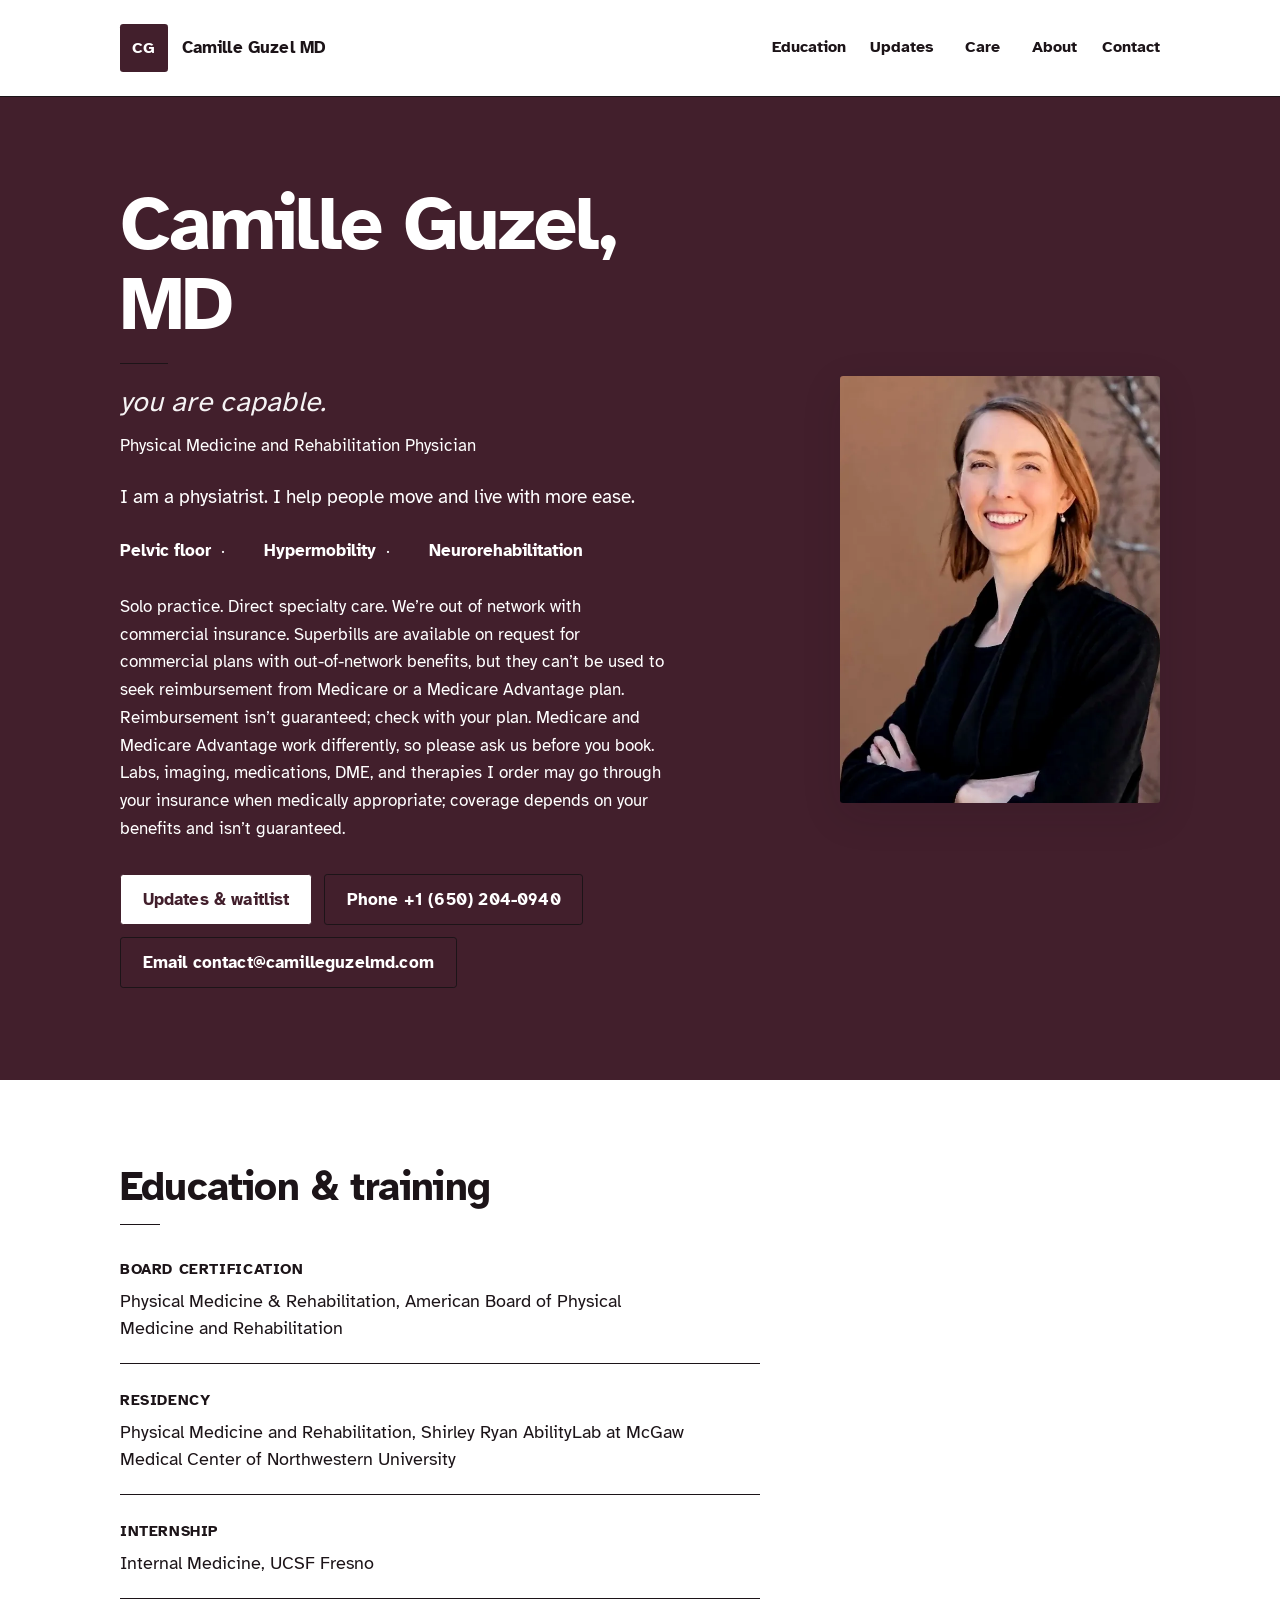
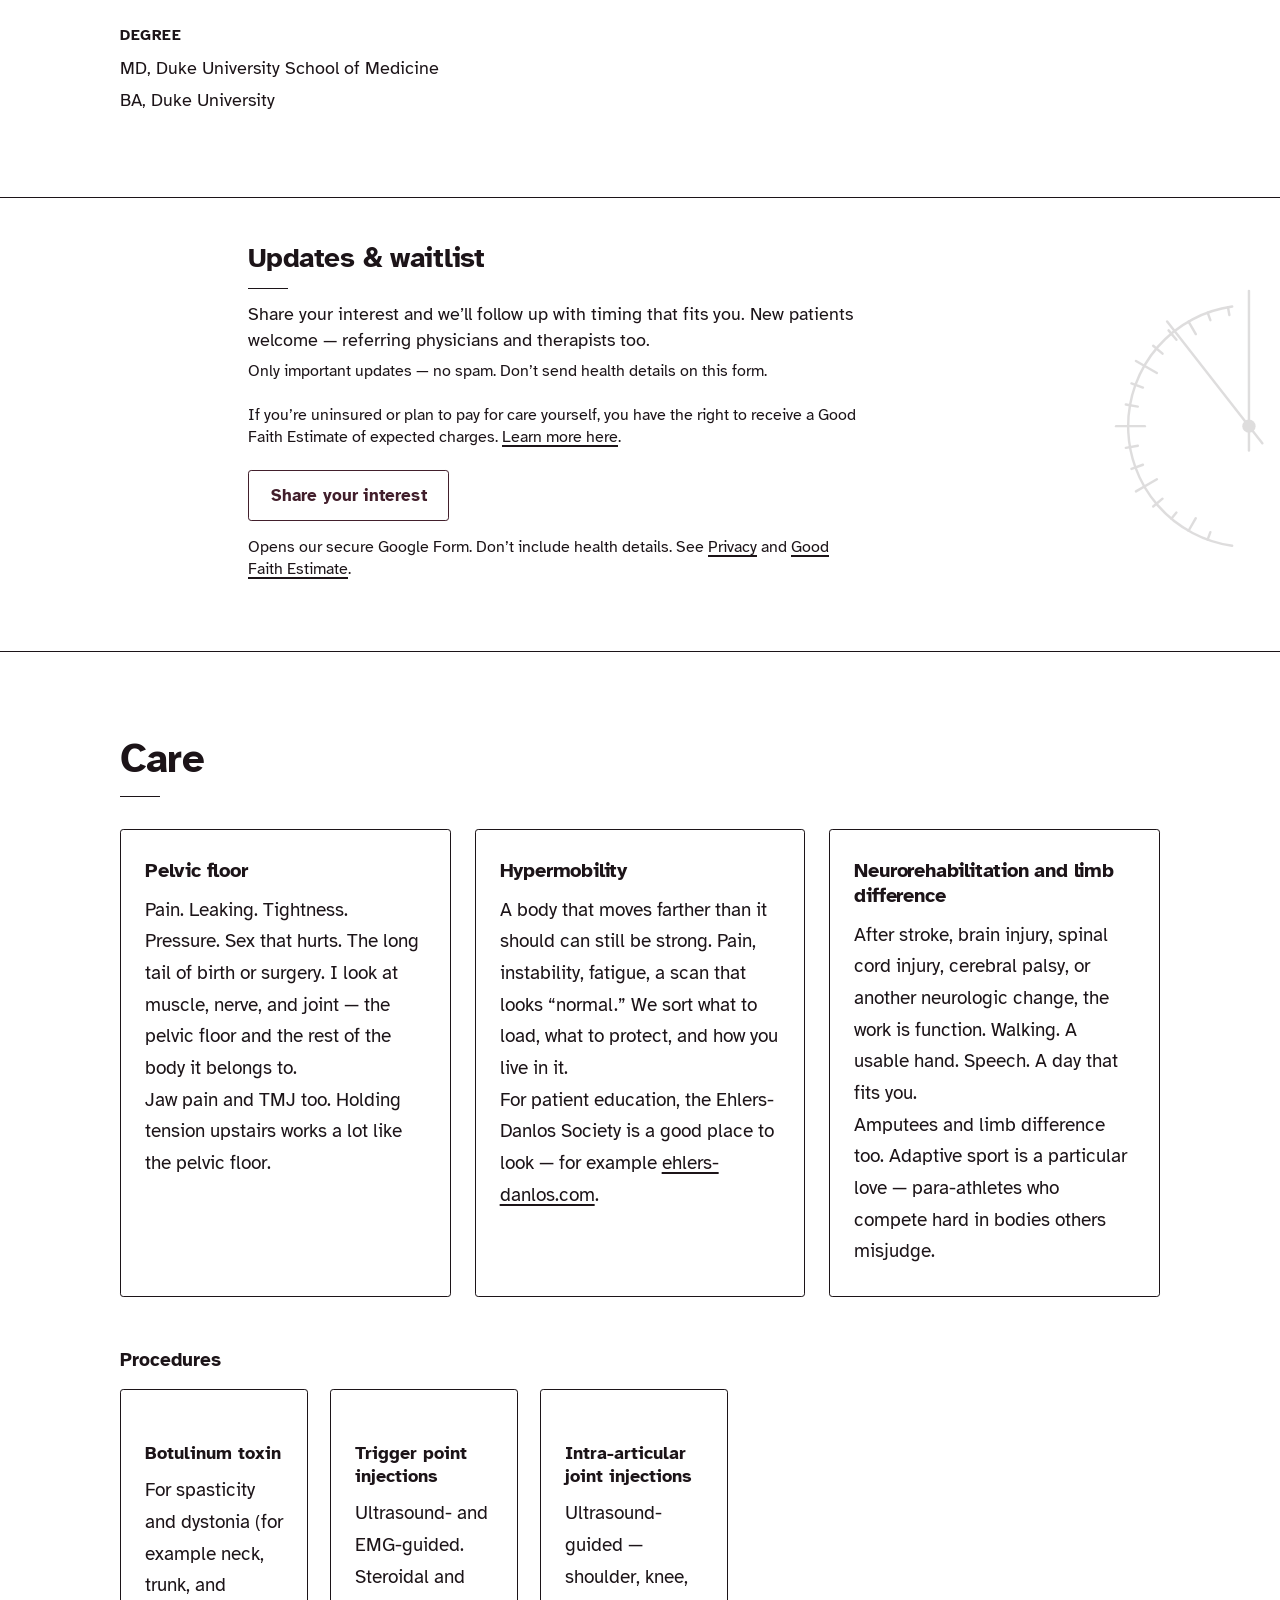
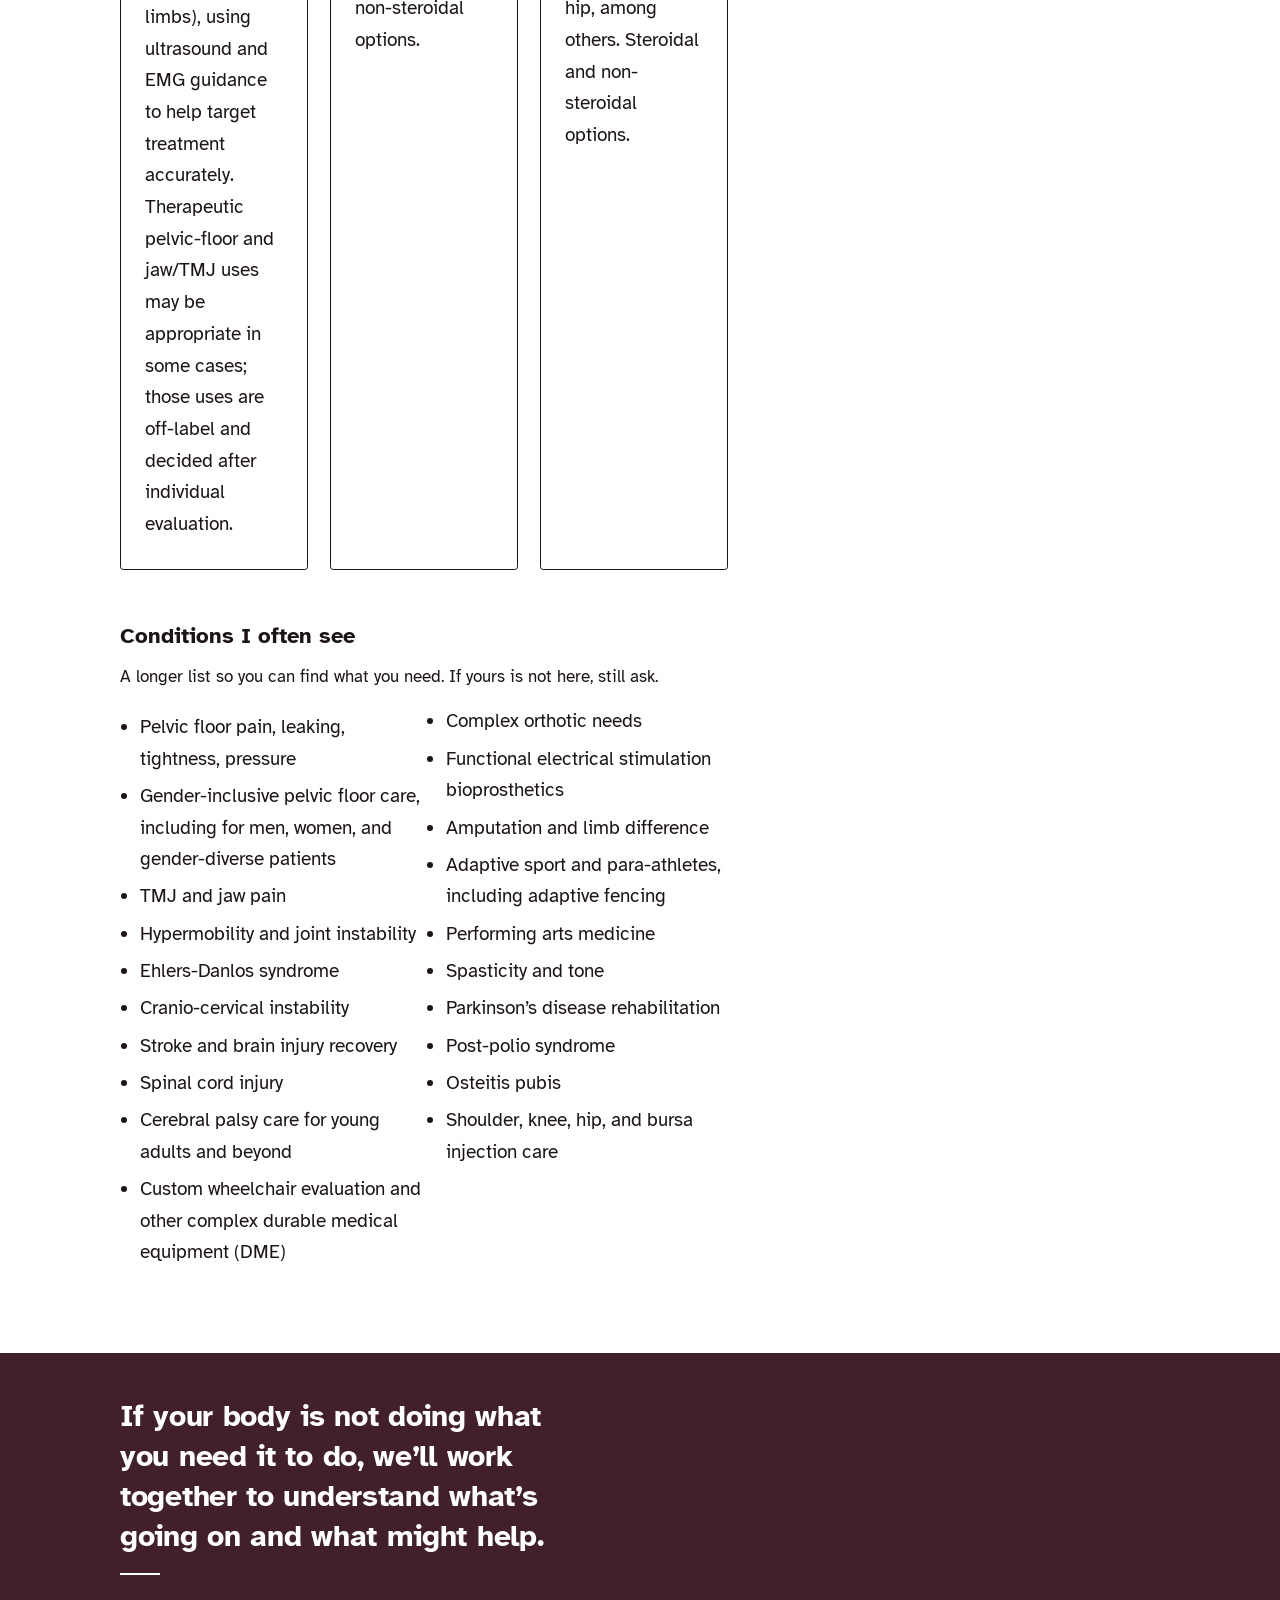
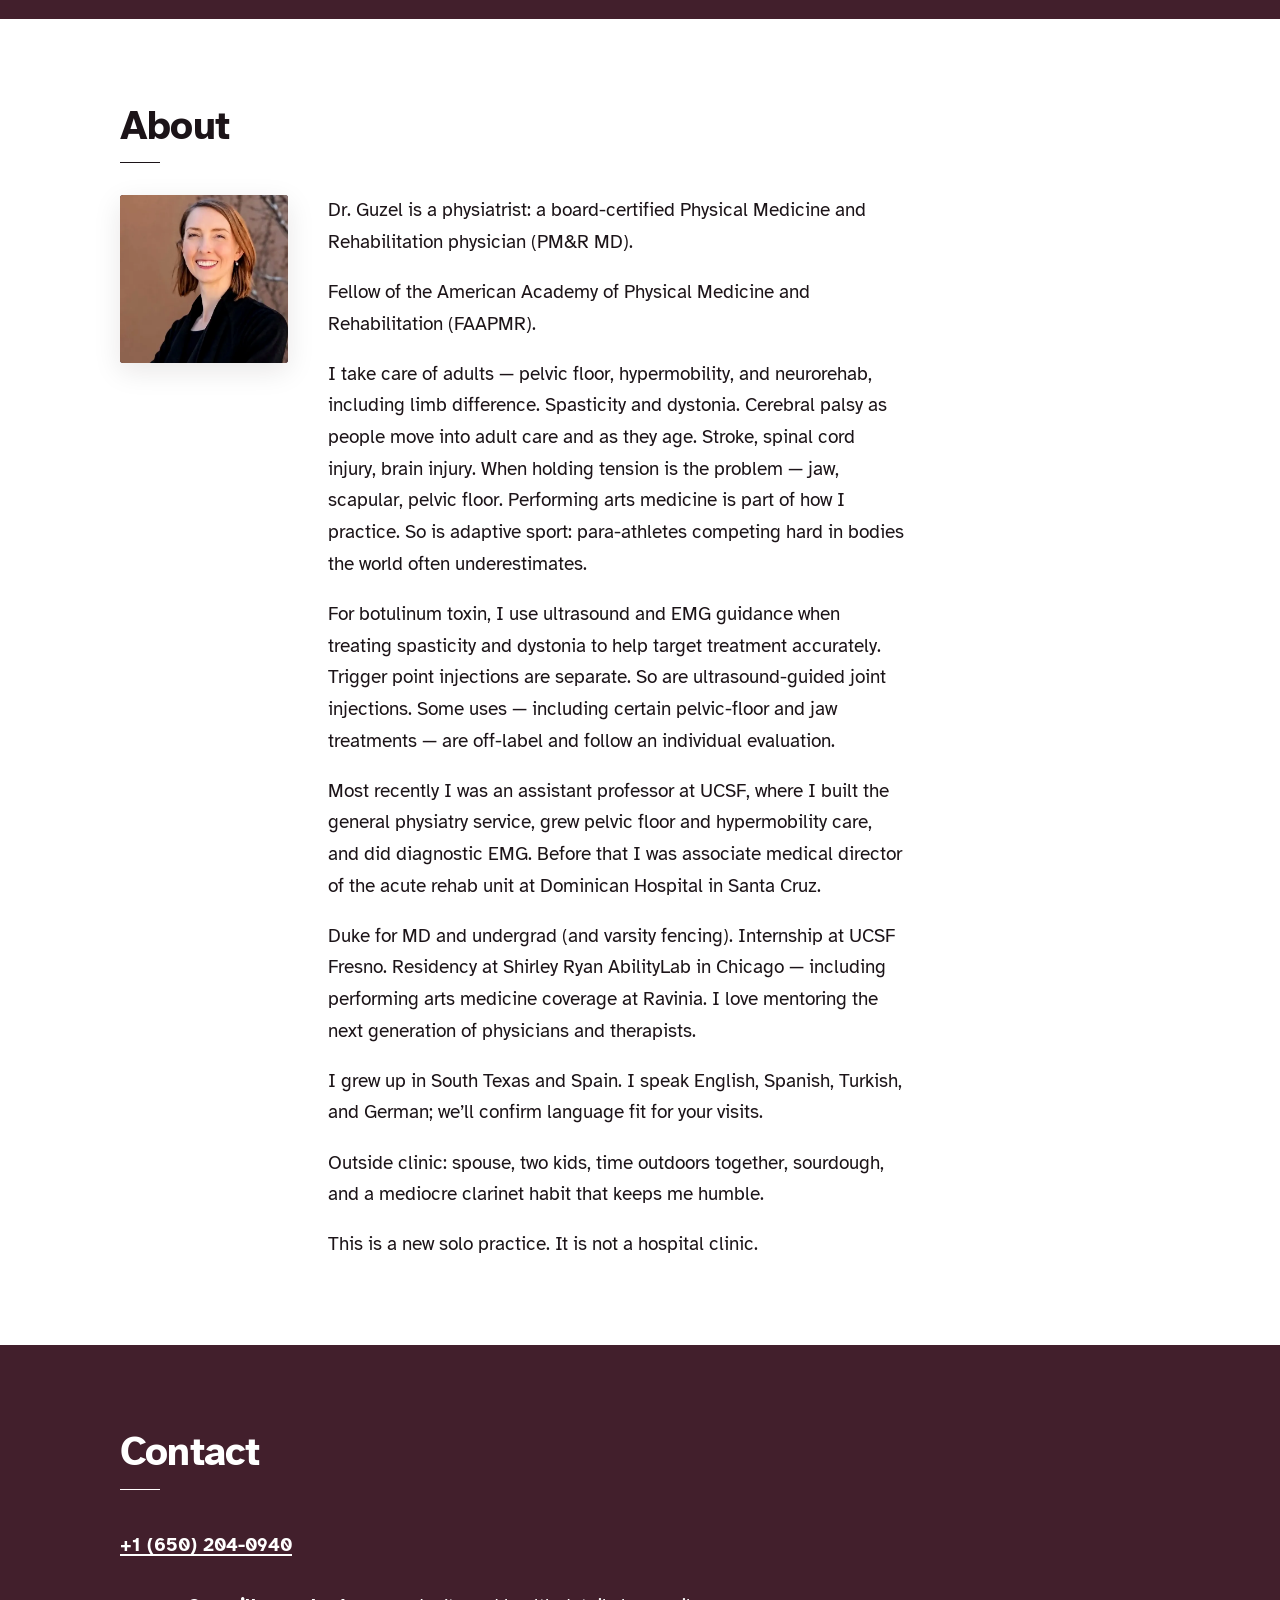
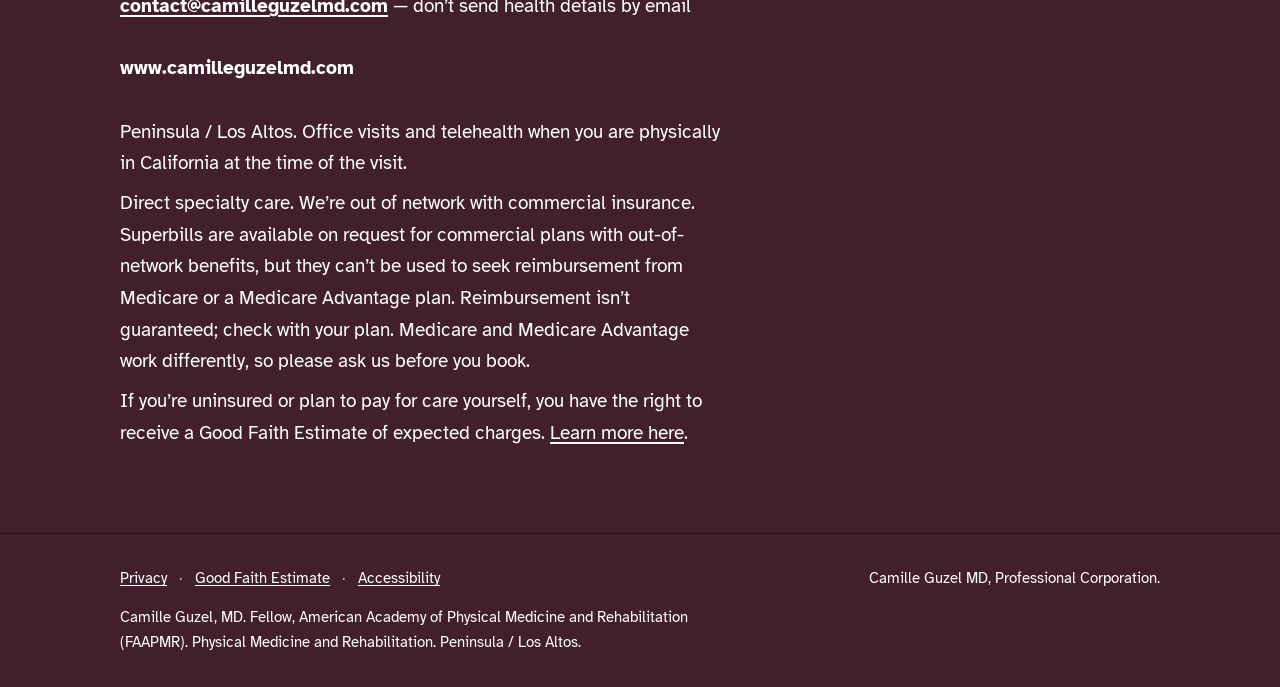
<file: index.html>
<!DOCTYPE html>
<html lang="en">
<head>
  <meta charset="utf-8">
  <meta name="viewport" content="width=device-width, initial-scale=1">
  <meta name="robots" content="index, follow">
  <link rel="canonical" href="https://www.camilleguzelmd.com/">
  <meta name="theme-color" content="#421F2C">
  <meta name="description" content="Physiatrist in Los Altos. Pelvic floor, hypermobility, neurorehabilitation. Direct specialty care — out of network with commercial insurance; superbills for commercial OON benefits only (not Medicare/Medicare Advantage). Reimbursement not guaranteed. Taking interest now. Call +1 (650) 204-0940.">
  <title>You are capable. Direct Physiatry Care by Camille Guzel, MD</title>
  <meta property="og:type" content="website">
  <meta property="og:url" content="https://www.camilleguzelmd.com/">
  <meta property="og:title" content="You are capable. Direct Physiatry Care by Camille Guzel, MD">
  <meta property="og:description" content="Direct specialty care physiatry in Los Altos — pelvic floor, hypermobility, and neurorehabilitation.">
  <meta property="og:image" content="https://www.camilleguzelmd.com/assets/og-share-1200x630.jpg">
  <meta property="og:image:width" content="1200">
  <meta property="og:image:height" content="630">
  <meta property="og:image:alt" content="Camille Guzel, MD">
  <meta name="twitter:card" content="summary_large_image">
  <meta name="twitter:title" content="You are capable. Direct Physiatry Care by Camille Guzel, MD">
  <meta name="twitter:description" content="Direct specialty care physiatry in Los Altos — pelvic floor, hypermobility, and neurorehabilitation.">
  <meta name="twitter:image" content="https://www.camilleguzelmd.com/assets/og-share-1200x630.jpg">
  <meta name="twitter:image:alt" content="Camille Guzel, MD">
  <link rel="icon" href="/favicon.ico" sizes="48x48">
  <link rel="icon" href="/favicon.svg" type="image/svg+xml">
  <link rel="icon" href="/icon-512.png" type="image/png" sizes="512x512">
  <link rel="apple-touch-icon" href="/apple-touch-icon.png">
  <link rel="stylesheet" href="styles.css">
  <script type="application/ld+json">
  {
    "@context": "https://schema.org",
    "@graph": [
      {
        "@type": "Physician",
        "@id": "https://www.camilleguzelmd.com/#physician",
        "name": "Camille Guzel, MD",
        "url": "https://www.camilleguzelmd.com/",
        "image": "https://www.camilleguzelmd.com/assets/hero-1200.jpg",
        "telephone": "+1-650-204-0940",
        "email": "contact@camilleguzelmd.com",
        "description": "Physical Medicine and Rehabilitation Physician",
        "medicalSpecialty": [
          "https://schema.org/Musculoskeletal",
          "https://schema.org/Neurologic"
        ],
        "areaServed": [
          {
            "@type": "City",
            "name": "Los Altos, CA"
          },
          {
            "@type": "Place",
            "name": "San Francisco Peninsula, CA"
          }
        ],
        "sameAs": [
          "https://npiregistry.cms.hhs.gov/provider-view/1952808891",
          "https://www.doximity.com/pub/camille-guzel-md",
          "https://www.linkedin.com/in/crguzel"
        ],
        "parentOrganization": {
          "@id": "https://www.camilleguzelmd.com/#practice"
        }
      },
      {
        "@type": "MedicalBusiness",
        "@id": "https://www.camilleguzelmd.com/#practice",
        "name": "Camille Guzel, MD",
        "legalName": "Camille Guzel MD, Professional Corporation",
        "url": "https://www.camilleguzelmd.com/",
        "image": "https://www.camilleguzelmd.com/assets/hero-1200.jpg",
        "telephone": "+1-650-204-0940",
        "email": "contact@camilleguzelmd.com",
        "areaServed": [
          {
            "@type": "City",
            "name": "Los Altos, CA"
          },
          {
            "@type": "Place",
            "name": "San Francisco Peninsula, CA"
          }
        ]
      }
    ]
  }
  </script>
</head>
<body id="top">
  <a class="skip" href="#main">Skip to content</a>

  <header class="site-header">
    <div class="wrap">
      <a class="brand" href="#top">
        <span class="mark" aria-hidden="true">CG</span>
        <span>Camille Guzel MD</span>
      </a>
      <nav class="nav" aria-label="Primary">
        <ul>
          <li><a href="#education">Education</a></li>
          <li><a href="#updates">Updates</a></li>
          <li><a href="#care">Care</a></li>
          <li><a href="#about">About</a></li>
          <li><a href="#contact">Contact</a></li>
        </ul>
      </nav>
    </div>
  </header>

  <main id="main" tabindex="-1">
    <section class="hero" aria-labelledby="name">
      <div class="wrap hero-grid">
        <div>
          <h1 class="name" id="name">Camille Guzel, MD</h1>
          <p class="motto">you are capable.</p>
          <p class="role">Physical Medicine and Rehabilitation Physician</p>
          <p class="intro">I am a physiatrist. I help people move and live with more ease.</p>
          <ul class="specs">
            <li>Pelvic floor</li>
            <li>Hypermobility</li>
            <li>Neurorehabilitation</li>
          </ul>
          <p class="meta">Solo practice. Direct specialty care. We’re out of network with commercial insurance. Superbills are available on request for commercial plans with out-of-network benefits, but they can’t be used to seek reimbursement from Medicare or a Medicare Advantage plan. Reimbursement isn’t guaranteed; check with your plan. Medicare and Medicare Advantage work differently, so please ask us before you book. Labs, imaging, medications, DME, and therapies I order may go through your insurance when medically appropriate; coverage depends on your benefits and isn’t guaranteed.</p>
          <div class="hero-actions">
            <a class="cta cta-solid" href="#updates">Updates &amp; waitlist</a>
            <a class="cta cta-ghost" href="tel:+16502040940">Phone +1 (650) 204-0940</a>
            <a class="cta cta-ghost" href="mailto:contact@camilleguzelmd.com">Email contact@camilleguzelmd.com</a>
          </div>
        </div>
        <picture>
          <source type="image/webp" srcset="assets/hero-600.webp 600w, assets/hero-900.webp 900w, assets/hero-1200.webp 1200w" sizes="(min-width: 800px) 320px, 272px">
          <img class="hero-portrait" src="assets/hero-900.jpg" srcset="assets/hero-600.jpg 600w, assets/hero-900.jpg 900w, assets/hero-1200.jpg 1200w" sizes="(min-width: 800px) 320px, 272px" width="1200" height="1647" alt="Camille Guzel, MD" fetchpriority="high" decoding="async">
        </picture>
      </div>
    </section>

    <section class="section education" id="education" aria-labelledby="education-title">
      <div class="wrap">
        <h2 id="education-title">Education &amp; training</h2>
        <dl class="edu-list">
          <div class="edu-item">
            <dt>Board certification</dt>
            <dd>Physical Medicine &amp; Rehabilitation, American Board of Physical Medicine and Rehabilitation</dd>
          </div>
          <div class="edu-item">
            <dt>Residency</dt>
            <dd>Physical Medicine and Rehabilitation, Shirley Ryan AbilityLab at McGaw Medical Center of Northwestern University</dd>
          </div>
          <div class="edu-item">
            <dt>Internship</dt>
            <dd>Internal Medicine, UCSF Fresno</dd>
          </div>
          <div class="edu-item">
            <dt>Degree</dt>
            <dd>MD, Duke University School of Medicine</dd>
            <dd>BA, Duke University</dd>
          </div>
        </dl>
      </div>
    </section>



    <section class="section interest compact has-mark" id="updates" aria-labelledby="updates-title">
      <div class="wrap interest-wrap">
        <h2 id="updates-title">Updates &amp; waitlist</h2>
        <p class="interest-lede">Share your interest and we’ll follow up with timing that fits you. New patients welcome — referring physicians and therapists too.</p>
        <p class="interest-note">Only important updates — no spam. Don’t send health details on this form.</p>
        <p class="interest-note">If you’re uninsured or plan to pay for care yourself, you have the right to receive a Good Faith Estimate of expected charges. <a href="/good-faith-estimate/">Learn more here<span class="visually-hidden"> about Good Faith Estimates</span></a>.</p>
        <div class="hero-actions" style="margin-top:1.25rem">
          <a class="cta cta-solid" href="https://docs.google.com/forms/d/e/1FAIpQLSfa4WQVgd-lfTbtG1AOpQmbMQymX8Jt8um-pn3yuEXcSrWFuw/viewform?usp=send_form">Share your interest</a>
        </div>
        <p class="interest-note" style="margin-top:1rem">Opens our secure Google Form. Don’t include health details. See <a href="/privacy/">Privacy</a> and <a href="/good-faith-estimate/">Good Faith Estimate</a>.</p>
      </div>
    </section>

    <section class="section" id="care" aria-labelledby="care-title">
      <div class="wrap">
        <h2 id="care-title">Care</h2>
        <p class="care-swipe-hint">Swipe or scroll sideways for pelvic floor, hypermobility, and neurorehab.</p>
        <div class="care-grid" role="region" aria-label="Care areas: pelvic floor, hypermobility, and neurorehabilitation" tabindex="0">
          <article class="card">
            <h3>Pelvic floor</h3>
            <p>Pain. Leaking. Tightness. Pressure. Sex that hurts. The long tail of birth or surgery. I look at muscle, nerve, and joint — the pelvic floor and the rest of the body it belongs to.</p>
            <p>Jaw pain and TMJ too. Holding tension upstairs works a lot like the pelvic floor.</p>
          </article>
          <article class="card">
            <h3>Hypermobility</h3>
            <p>A body that moves farther than it should can still be strong. Pain, instability, fatigue, a scan that looks “normal.” We sort what to load, what to protect, and how you live in it.</p>
            <p>For patient education, the Ehlers-Danlos Society is a good place to look — for example <a href="https://www.ehlers-danlos.com">ehlers-danlos.com</a>.</p>
          </article>
          <article class="card">
            <h3>Neurorehabilitation and limb difference</h3>
            <p>After stroke, brain injury, spinal cord injury, cerebral palsy, or another neurologic change, the work is function. Walking. A usable hand. Speech. A day that fits you.</p>
            <p>Amputees and limb difference too. Adaptive sport is a particular love — para-athletes who compete hard in bodies others misjudge.</p>
          </article>
        </div>
        <div class="also">
          <h3>Procedures</h3>
          <p class="care-swipe-hint">Swipe or scroll sideways for procedure details.</p>
          <div class="procedure-grid" role="region" aria-label="Procedures" tabindex="0">
            <article class="card procedure-card">
              <h4>Botulinum toxin</h4>
              <p>For spasticity and dystonia (for example neck, trunk, and limbs), using ultrasound and EMG guidance to help target treatment accurately. Therapeutic pelvic-floor and jaw/TMJ uses may be appropriate in some cases; those uses are off-label and decided after individual evaluation.</p>
            </article>
            <article class="card procedure-card">
              <h4>Trigger point injections</h4>
              <p>Ultrasound- and EMG-guided. Steroidal and non-steroidal options.</p>
            </article>
            <article class="card procedure-card">
              <h4>Intra-articular joint injections</h4>
              <p>Ultrasound-guided — shoulder, knee, hip, among others. Steroidal and non-steroidal options.</p>
            </article>
          </div>
        </div>
        <div class="conditions">
          <h3>Conditions I often see</h3>
          <p class="hint">A longer list so you can find what you need. If yours is not here, still ask.</p>
          <ul class="condition-list">
            <li>Pelvic floor pain, leaking, tightness, pressure</li>
            <li>Gender-inclusive pelvic floor care, including for men, women, and gender-diverse patients</li>
            <li>TMJ and jaw pain</li>
            <li>Hypermobility and joint instability</li>
            <li>Ehlers-Danlos syndrome</li>
            <li>Cranio-cervical instability</li>
            <li>Stroke and brain injury recovery</li>
            <li>Spinal cord injury</li>
            <li>Cerebral palsy care for young adults and beyond</li>
            <li>Custom wheelchair evaluation and other complex durable medical equipment (DME)</li>
            <li>Complex orthotic needs</li>
            <li>Functional electrical stimulation bioprosthetics</li>
            <li>Amputation and limb difference</li>
            <li>Adaptive sport and para-athletes, including adaptive fencing</li>
            <li>Performing arts medicine</li>
            <li>Spasticity and tone</li>
            <li>Parkinson’s disease rehabilitation</li>
            <li>Post-polio syndrome</li>
            <li>Osteitis pubis</li>
            <li>Shoulder, knee, hip, and bursa injection care</li>
          </ul>
        </div>
      </div>
    </section>

    <aside class="band" aria-label="Promise">
      <div class="wrap">
        <p>If your body is not doing what you need it to do, we’ll work together to understand what’s going on and what might help.</p>
      </div>
    </aside>

    <section class="section" id="about" aria-labelledby="about-title">
      <div class="wrap">
        <h2 id="about-title">About</h2>
        <div class="about-grid">
          <picture>
          <source type="image/webp" srcset="assets/about-600.webp 600w, assets/about-900.webp 900w, assets/about-1200.webp 1200w" sizes="(min-width: 800px) 168px, 136px">
          <img class="portrait" src="assets/about-900.jpg" srcset="assets/about-600.jpg 600w, assets/about-900.jpg 900w, assets/about-1200.jpg 1200w" sizes="(min-width: 800px) 168px, 136px" width="1200" height="1200" alt="" loading="lazy" decoding="async">
        </picture>
          <div class="about-copy">
            <p>Dr. Guzel is a physiatrist: a board-certified Physical Medicine and Rehabilitation physician (PM&amp;R MD).</p>
            <p>Fellow of the American Academy of Physical Medicine and Rehabilitation (FAAPMR).</p>
            <p>I take care of adults — pelvic floor, hypermobility, and neurorehab, including limb difference. Spasticity and dystonia. Cerebral palsy as people move into adult care and as they age. Stroke, spinal cord injury, brain injury. When holding tension is the problem — jaw, scapular, pelvic floor. Performing arts medicine is part of how I practice. So is adaptive sport: para-athletes competing hard in bodies the world often underestimates.</p>
            <p>For botulinum toxin, I use ultrasound and EMG guidance when treating spasticity and dystonia to help target treatment accurately. Trigger point injections are separate. So are ultrasound-guided joint injections. Some uses — including certain pelvic-floor and jaw treatments — are off-label and follow an individual evaluation.</p>
            <p>Most recently I was an assistant professor at UCSF, where I built the general physiatry service, grew pelvic floor and hypermobility care, and did diagnostic EMG. Before that I was associate medical director of the acute rehab unit at Dominican Hospital in Santa Cruz.</p>
            <p>Duke for MD and undergrad (and varsity fencing). Internship at UCSF Fresno. Residency at Shirley Ryan AbilityLab in Chicago — including performing arts medicine coverage at Ravinia. I love mentoring the next generation of physicians and therapists.</p>
            <p>I grew up in South Texas and Spain. I speak English, Spanish, Turkish, and German; we’ll confirm language fit for your visits.</p>
            <p>Outside clinic: spouse, two kids, time outdoors together, sourdough, and a mediocre clarinet habit that keeps me humble.</p>
            <p>This is a new solo practice. It is not a hospital clinic.</p>
          </div>
        </div>
      </div>
    </section>


    <section class="section contact" id="contact" aria-labelledby="contact-title">
      <div class="wrap">
        <h2 id="contact-title">Contact</h2>
        <ul class="contact-list">
          <li><a href="tel:+16502040940">+1 (650) 204-0940</a></li>
          <li><a href="mailto:contact@camilleguzelmd.com">contact@camilleguzelmd.com</a> — don’t send health details by email</li>
          <li><span class="web">www.camilleguzelmd.com</span></li>
        </ul>
        <div class="place">
          <p>Peninsula / Los Altos. Office visits and telehealth when you are physically in California at the time of the visit.</p>
          <p>Direct specialty care. We’re out of network with commercial insurance. Superbills are available on request for commercial plans with out-of-network benefits, but they can’t be used to seek reimbursement from Medicare or a Medicare Advantage plan. Reimbursement isn’t guaranteed; check with your plan. Medicare and Medicare Advantage work differently, so please ask us before you book.</p>
          <p>If you’re uninsured or plan to pay for care yourself, you have the right to receive a Good Faith Estimate of expected charges. <a href="/good-faith-estimate/">Learn more here<span class="visually-hidden"> about Good Faith Estimates</span></a>.</p>
        </div>
      </div>
    </section>
  </main>

  <footer class="site-footer">
    <div class="wrap">
      <p class="footer-legal">
        <a href="/privacy/">Privacy</a>
        <span class="sep" aria-hidden="true">·</span>
        <a href="/good-faith-estimate/">Good Faith Estimate</a>
        <span class="sep" aria-hidden="true">·</span>
        <a href="/accessibility/">Accessibility</a>
      </p>
      <p>Camille Guzel MD, Professional Corporation.</p>
      <p>Camille Guzel, MD. Fellow, American Academy of Physical Medicine and Rehabilitation (FAAPMR). Physical Medicine and Rehabilitation. Peninsula / Los Altos.</p>
    </div>
  </footer>

</body>
</html>
</file>
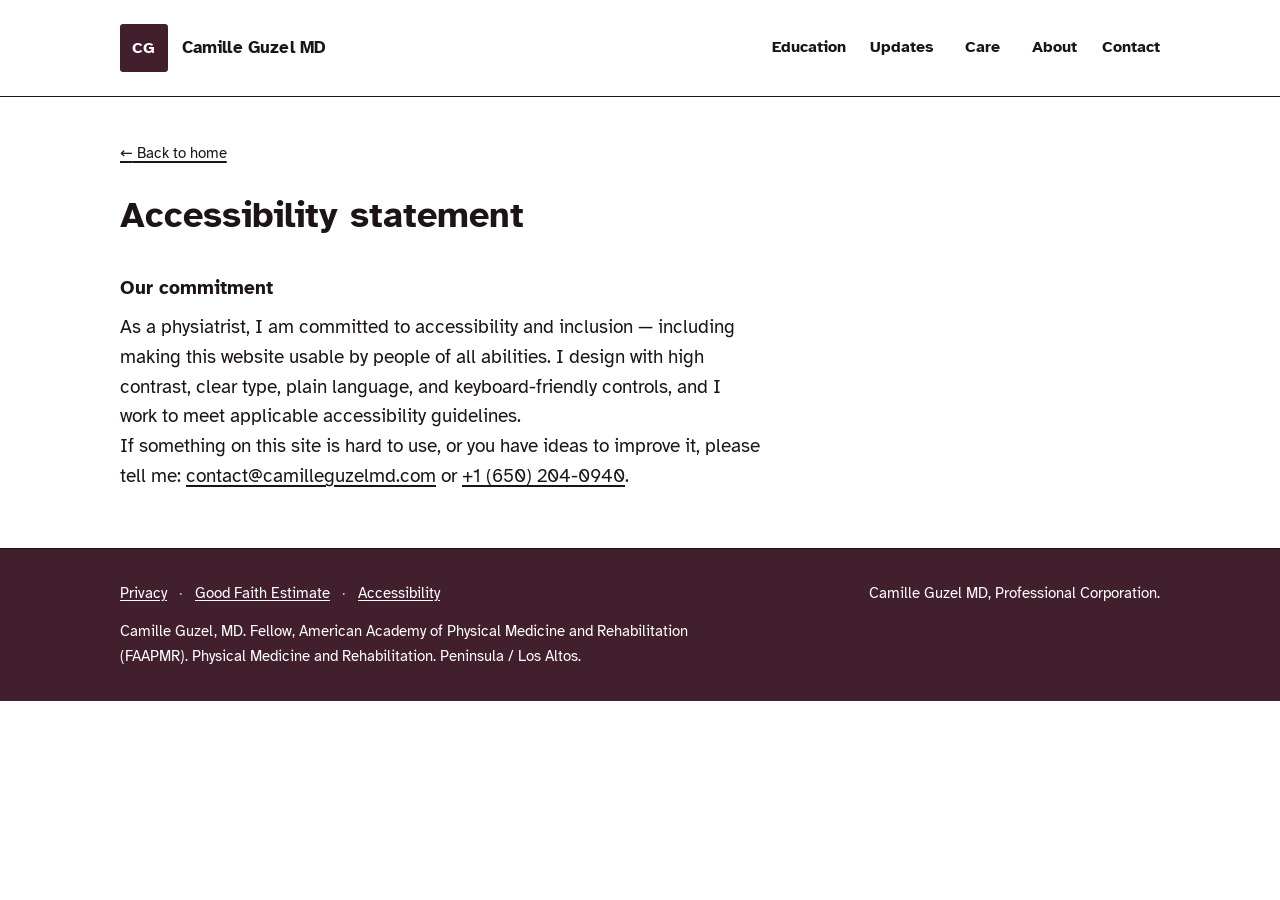
<file: accessibility/index.html>
<!DOCTYPE html>
<html lang="en">
<head>
  <meta charset="utf-8">
  <meta name="viewport" content="width=device-width, initial-scale=1">
  <meta name="robots" content="index, follow">
  <link rel="canonical" href="https://www.camilleguzelmd.com/accessibility/">
  <meta name="theme-color" content="#421F2C">
  <meta name="description" content="Accessibility statement for the Camille Guzel MD, Professional Corporation website.">
  <title>Accessibility Statement — Camille Guzel, MD</title>
  <meta property="og:type" content="website">
  <meta property="og:url" content="https://www.camilleguzelmd.com/accessibility/">
  <meta property="og:title" content="Accessibility Statement — Camille Guzel, MD">
  <meta property="og:description" content="Accessibility statement for the Camille Guzel MD, Professional Corporation website.">
  <meta property="og:image" content="https://www.camilleguzelmd.com/assets/og-share-1200x630.jpg">
  <meta property="og:image:width" content="1200">
  <meta property="og:image:height" content="630">
  <meta property="og:image:alt" content="Camille Guzel, MD">
  <link rel="icon" href="/favicon.ico" sizes="48x48">
  <link rel="icon" href="/favicon.svg" type="image/svg+xml">
  <link rel="icon" href="/icon-512.png" type="image/png" sizes="512x512">
  <link rel="apple-touch-icon" href="/apple-touch-icon.png">
  <link rel="stylesheet" href="/styles.css">
</head>
<body id="top">
  <a class="skip" href="#main">Skip to content</a>

  <header class="site-header">
    <div class="wrap">
      <a class="brand" href="/">
        <span class="mark" aria-hidden="true">CG</span>
        <span>Camille Guzel MD</span>
      </a>
      <nav class="nav" aria-label="Primary">
        <ul>
          <li><a href="/#education">Education</a></li>
          <li><a href="/#updates">Updates</a></li>
          <li><a href="/#care">Care</a></li>
          <li><a href="/#about">About</a></li>
          <li><a href="/#contact">Contact</a></li>
        </ul>
      </nav>
    </div>
  </header>

  <main id="main" class="legal-page" tabindex="-1">
    <div class="wrap">
      <a class="legal-back" href="/"><span aria-hidden="true">←</span> Back to home</a>
      <h1>Accessibility statement</h1>

      <h2>Our commitment</h2>
      <p>As a physiatrist, I am committed to accessibility and inclusion — including making this website usable by people of all abilities. I design with high contrast, clear type, plain language, and keyboard-friendly controls, and I work to meet applicable accessibility guidelines.</p>
      <p>If something on this site is hard to use, or you have ideas to improve it, please tell me: <a href="mailto:contact@camilleguzelmd.com">contact@camilleguzelmd.com</a> or <a href="tel:+16502040940">+1 (650) 204-0940</a>.</p>
    </div>
  </main>

  <footer class="site-footer">
    <div class="wrap">
      <p class="footer-legal">
        <a href="/privacy/">Privacy</a>
        <span class="sep" aria-hidden="true">·</span>
        <a href="/good-faith-estimate/">Good Faith Estimate</a>
        <span class="sep" aria-hidden="true">·</span>
        <a href="/accessibility/">Accessibility</a>
      </p>
      <p>Camille Guzel MD, Professional Corporation.</p>
      <p>Camille Guzel, MD. Fellow, American Academy of Physical Medicine and Rehabilitation (FAAPMR). Physical Medicine and Rehabilitation. Peninsula / Los Altos.</p>
    </div>
  </footer>
</body>
</html>
</file>
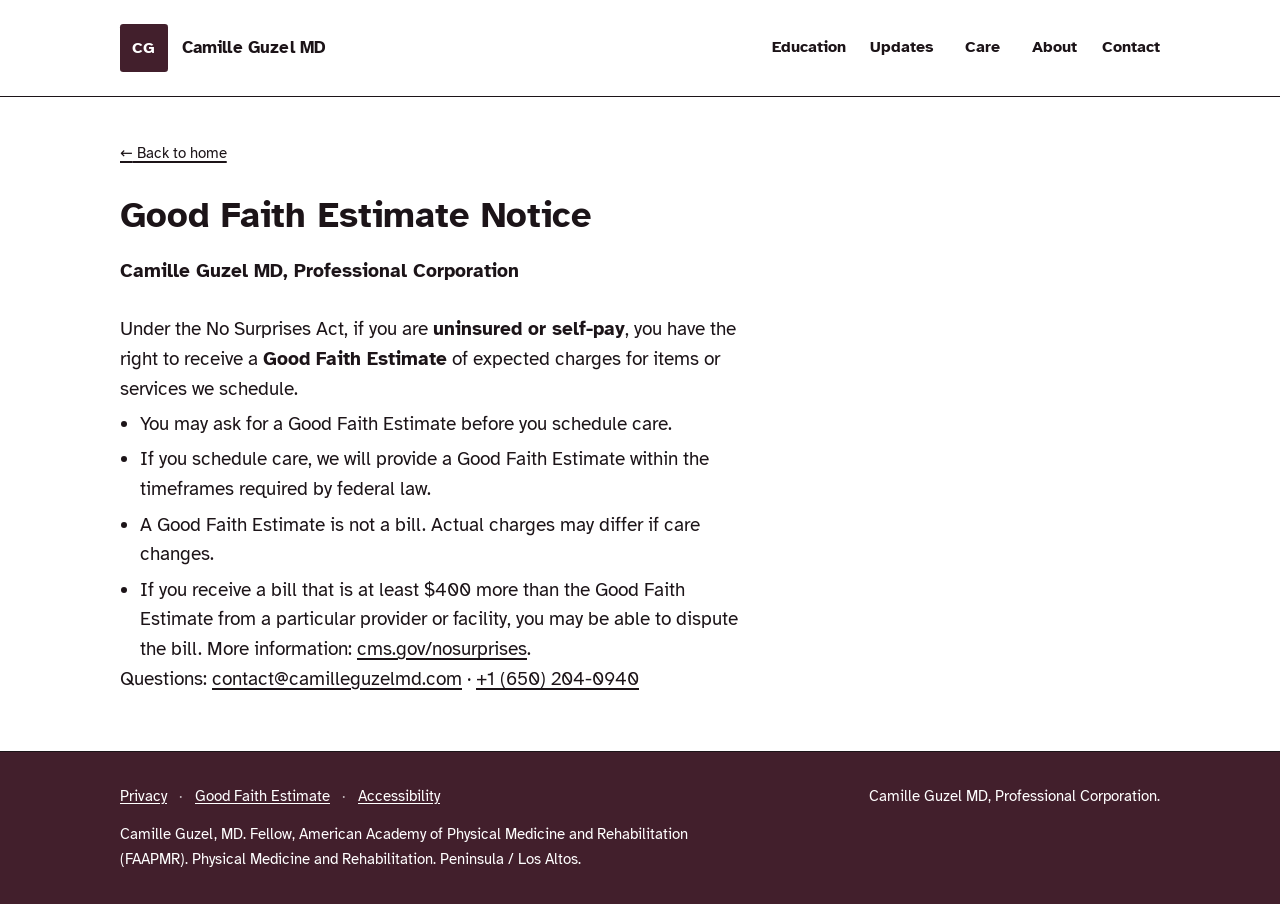
<file: good-faith-estimate/index.html>
<!DOCTYPE html>
<html lang="en">
<head>
  <meta charset="utf-8">
  <meta name="viewport" content="width=device-width, initial-scale=1">
  <meta name="robots" content="index, follow">
  <link rel="canonical" href="https://www.camilleguzelmd.com/good-faith-estimate/">
  <meta name="theme-color" content="#421F2C">
  <meta name="description" content="Good Faith Estimate notice for uninsured and self-pay patients — Camille Guzel MD, Professional Corporation.">
  <title>Good Faith Estimate — Camille Guzel, MD</title>
  <meta property="og:type" content="website">
  <meta property="og:url" content="https://www.camilleguzelmd.com/good-faith-estimate/">
  <meta property="og:title" content="Good Faith Estimate — Camille Guzel, MD">
  <meta property="og:description" content="Right to a Good Faith Estimate of expected charges for uninsured and self-pay patients.">
  <meta property="og:image" content="https://www.camilleguzelmd.com/assets/og-share-1200x630.jpg">
  <meta property="og:image:width" content="1200">
  <meta property="og:image:height" content="630">
  <meta property="og:image:alt" content="Camille Guzel, MD">
  <link rel="icon" href="/favicon.ico" sizes="48x48">
  <link rel="icon" href="/favicon.svg" type="image/svg+xml">
  <link rel="icon" href="/icon-512.png" type="image/png" sizes="512x512">
  <link rel="apple-touch-icon" href="/apple-touch-icon.png">
  <link rel="stylesheet" href="/styles.css">
</head>
<body id="top">
  <a class="skip" href="#main">Skip to content</a>

  <header class="site-header">
    <div class="wrap">
      <a class="brand" href="/">
        <span class="mark" aria-hidden="true">CG</span>
        <span>Camille Guzel MD</span>
      </a>
      <nav class="nav" aria-label="Primary">
        <ul>
          <li><a href="/#education">Education</a></li>
          <li><a href="/#updates">Updates</a></li>
          <li><a href="/#care">Care</a></li>
          <li><a href="/#about">About</a></li>
          <li><a href="/#contact">Contact</a></li>
        </ul>
      </nav>
    </div>
  </header>

  <main id="main" class="legal-page" tabindex="-1">
    <div class="wrap">
      <a class="legal-back" href="/"><span aria-hidden="true">←</span> Back to home</a>
      <h1>Good Faith Estimate Notice</h1>
      <p class="legal-meta">
        <strong>Camille Guzel MD, Professional Corporation</strong>
      </p>

      <p>Under the No Surprises Act, if you are <strong>uninsured or self-pay</strong>, you have the right to receive a <strong>Good Faith Estimate</strong> of expected charges for items or services we schedule.</p>
      <ul>
        <li>You may ask for a Good Faith Estimate before you schedule care.</li>
        <li>If you schedule care, we will provide a Good Faith Estimate within the timeframes required by federal law.</li>
        <li>A Good Faith Estimate is not a bill. Actual charges may differ if care changes.</li>
        <li>If you receive a bill that is at least $400 more than the Good Faith Estimate from a particular provider or facility, you may be able to dispute the bill. More information: <a href="https://www.cms.gov/nosurprises">cms.gov/nosurprises</a>.</li>
      </ul>
      <p>Questions: <a href="mailto:contact@camilleguzelmd.com">contact@camilleguzelmd.com</a> · <a href="tel:+16502040940">+1 (650) 204-0940</a></p>
    </div>
  </main>

  <footer class="site-footer">
    <div class="wrap">
      <p class="footer-legal">
        <a href="/privacy/">Privacy</a>
        <span class="sep" aria-hidden="true">·</span>
        <a href="/good-faith-estimate/">Good Faith Estimate</a>
        <span class="sep" aria-hidden="true">·</span>
        <a href="/accessibility/">Accessibility</a>
      </p>
      <p>Camille Guzel MD, Professional Corporation.</p>
      <p>Camille Guzel, MD. Fellow, American Academy of Physical Medicine and Rehabilitation (FAAPMR). Physical Medicine and Rehabilitation. Peninsula / Los Altos.</p>
    </div>
  </footer>
</body>
</html>
</file>
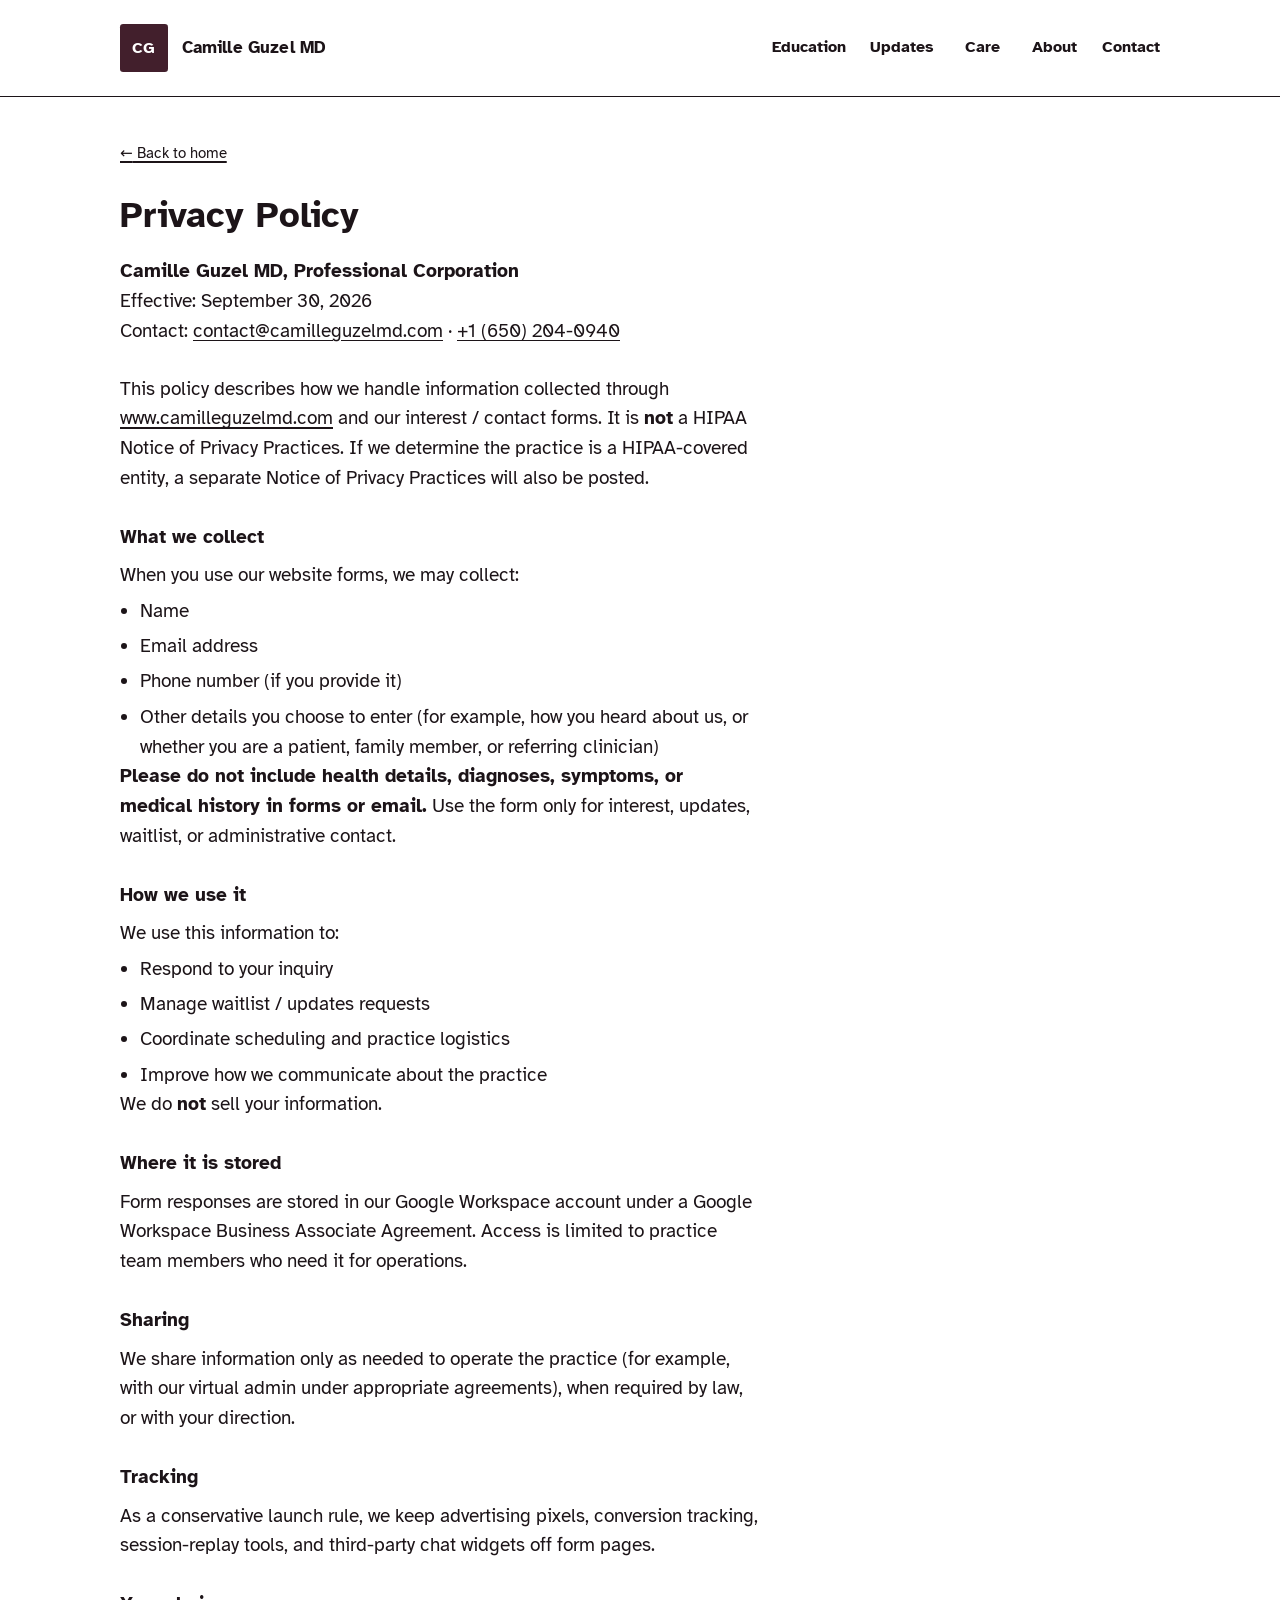
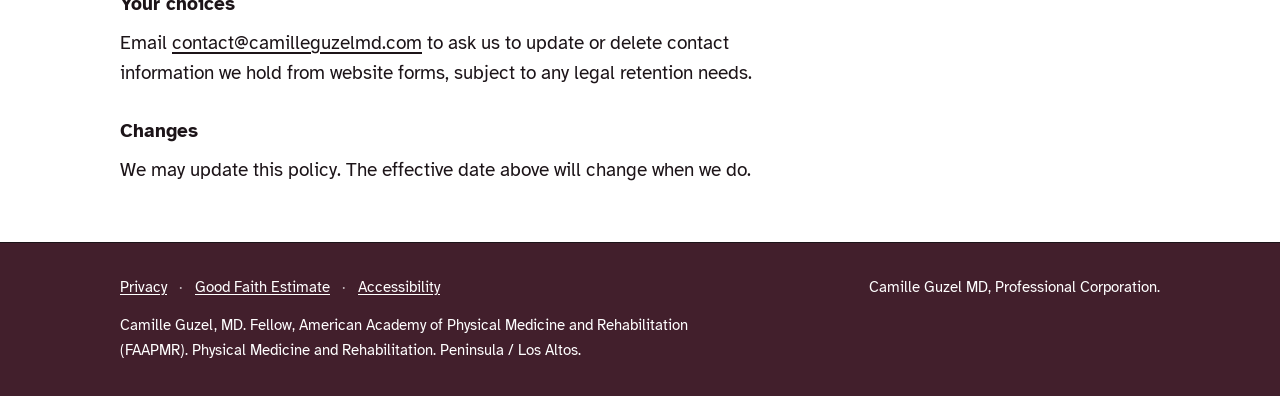
<file: privacy/index.html>
<!DOCTYPE html>
<html lang="en">
<head>
  <meta charset="utf-8">
  <meta name="viewport" content="width=device-width, initial-scale=1">
  <meta name="robots" content="index, follow">
  <link rel="canonical" href="https://www.camilleguzelmd.com/privacy/">
  <meta name="theme-color" content="#421F2C">
  <meta name="description" content="Privacy Policy for Camille Guzel MD, Professional Corporation — how we handle website and form information.">
  <title>Privacy Policy — Camille Guzel, MD</title>
  <meta property="og:type" content="website">
  <meta property="og:url" content="https://www.camilleguzelmd.com/privacy/">
  <meta property="og:title" content="Privacy Policy — Camille Guzel, MD">
  <meta property="og:description" content="How Camille Guzel MD, Professional Corporation handles website and form information.">
  <meta property="og:image" content="https://www.camilleguzelmd.com/assets/og-share-1200x630.jpg">
  <meta property="og:image:width" content="1200">
  <meta property="og:image:height" content="630">
  <meta property="og:image:alt" content="Camille Guzel, MD">
  <link rel="icon" href="/favicon.ico" sizes="48x48">
  <link rel="icon" href="/favicon.svg" type="image/svg+xml">
  <link rel="icon" href="/icon-512.png" type="image/png" sizes="512x512">
  <link rel="apple-touch-icon" href="/apple-touch-icon.png">
  <link rel="stylesheet" href="/styles.css">
</head>
<body id="top">
  <a class="skip" href="#main">Skip to content</a>

  <header class="site-header">
    <div class="wrap">
      <a class="brand" href="/">
        <span class="mark" aria-hidden="true">CG</span>
        <span>Camille Guzel MD</span>
      </a>
      <nav class="nav" aria-label="Primary">
        <ul>
          <li><a href="/#education">Education</a></li>
          <li><a href="/#updates">Updates</a></li>
          <li><a href="/#care">Care</a></li>
          <li><a href="/#about">About</a></li>
          <li><a href="/#contact">Contact</a></li>
        </ul>
      </nav>
    </div>
  </header>

  <main id="main" class="legal-page" tabindex="-1">
    <div class="wrap">
      <a class="legal-back" href="/"><span aria-hidden="true">←</span> Back to home</a>
      <h1>Privacy Policy</h1>
      <p class="legal-meta">
        <strong>Camille Guzel MD, Professional Corporation</strong><br>
        Effective: September 30, 2026<br>
        Contact: <a href="mailto:contact@camilleguzelmd.com">contact@camilleguzelmd.com</a> · <a href="tel:+16502040940">+1 (650) 204-0940</a>
      </p>

      <p>This policy describes how we handle information collected through <a href="https://www.camilleguzelmd.com">www.camilleguzelmd.com</a> and our interest / contact forms. It is <strong>not</strong> a HIPAA Notice of Privacy Practices. If we determine the practice is a HIPAA-covered entity, a separate Notice of Privacy Practices will also be posted.</p>

      <h2>What we collect</h2>
      <p>When you use our website forms, we may collect:</p>
      <ul>
        <li>Name</li>
        <li>Email address</li>
        <li>Phone number (if you provide it)</li>
        <li>Other details you choose to enter (for example, how you heard about us, or whether you are a patient, family member, or referring clinician)</li>
      </ul>
      <p><strong>Please do not include health details, diagnoses, symptoms, or medical history in forms or email.</strong> Use the form only for interest, updates, waitlist, or administrative contact.</p>

      <h2>How we use it</h2>
      <p>We use this information to:</p>
      <ul>
        <li>Respond to your inquiry</li>
        <li>Manage waitlist / updates requests</li>
        <li>Coordinate scheduling and practice logistics</li>
        <li>Improve how we communicate about the practice</li>
      </ul>
      <p>We do <strong>not</strong> sell your information.</p>

      <h2>Where it is stored</h2>
      <p>Form responses are stored in our Google Workspace account under a Google Workspace Business Associate Agreement. Access is limited to practice team members who need it for operations.</p>

      <h2>Sharing</h2>
      <p>We share information only as needed to operate the practice (for example, with our virtual admin under appropriate agreements), when required by law, or with your direction.</p>

      <h2>Tracking</h2>
      <p>As a conservative launch rule, we keep advertising pixels, conversion tracking, session-replay tools, and third-party chat widgets off form pages.</p>

      <h2>Your choices</h2>
      <p>Email <a href="mailto:contact@camilleguzelmd.com">contact@camilleguzelmd.com</a> to ask us to update or delete contact information we hold from website forms, subject to any legal retention needs.</p>

      <h2>Changes</h2>
      <p>We may update this policy. The effective date above will change when we do.</p>
    </div>
  </main>

  <footer class="site-footer">
    <div class="wrap">
      <p class="footer-legal">
        <a href="/privacy/">Privacy</a>
        <span class="sep" aria-hidden="true">·</span>
        <a href="/good-faith-estimate/">Good Faith Estimate</a>
        <span class="sep" aria-hidden="true">·</span>
        <a href="/accessibility/">Accessibility</a>
      </p>
      <p>Camille Guzel MD, Professional Corporation.</p>
      <p>Camille Guzel, MD. Fellow, American Academy of Physical Medicine and Rehabilitation (FAAPMR). Physical Medicine and Rehabilitation. Peninsula / Los Altos.</p>
    </div>
  </footer>
</body>
</html>
</file>
<file: styles.css>
/* Camille Guzel MD — site v0
   Atkinson Hyperlegible. Two AAA pairs only:
   ink #1C1418 on white; white on warm deep plum #421F2C.
   Premium spacing. AAA pairs only. No grey type. No pale-on-cream. */

@font-face {
  font-family: "Atkinson Hyperlegible";
  src: url("fonts/AtkinsonHyperlegible-Regular.ttf") format("truetype");
  font-weight: 400;
  font-style: normal;
  font-display: swap;
}

@font-face {
  font-family: "Atkinson Hyperlegible";
  src: url("fonts/AtkinsonHyperlegible-Bold.ttf") format("truetype");
  font-weight: 700;
  font-style: normal;
  font-display: swap;
}

:root {
  --ink: #1c1418;
  --plum: #421f2c;
  --white: #ffffff;
  --font: "Atkinson Hyperlegible", system-ui, sans-serif;
  --measure: 38rem;
  --page: 68rem;
  --gap: 1.5rem;
  --tap: 48px;
  --focus: 3px;
  --rule: 1px;
  --radius: 0.2rem;
}

*,
*::before,
*::after {
  box-sizing: border-box;
}

html {
  color-scheme: light;
  -webkit-text-size-adjust: 100%;
  text-size-adjust: 100%;
}

html:focus-within {
  scroll-behavior: smooth;
}

body {
  margin: 0;
  font-family: var(--font);
  font-weight: 400;
  font-size: 1.2rem;
  line-height: 1.65;
  color: var(--ink);
  background: var(--white);
  letter-spacing: 0;
  text-rendering: optimizeLegibility;
  -webkit-font-smoothing: antialiased;
}

img,
svg {
  max-width: 100%;
  display: block;
}

h1,
h2,
h3,
strong {
  font-weight: 700;
  letter-spacing: 0;
}

h1,
h2,
h3,
p,
ul {
  margin: 0;
}

a {
  color: inherit;
  text-decoration-thickness: 2px;
  text-underline-offset: 0.18em;
}

:focus {
  outline: none;
}

:focus-visible {
  outline: var(--focus) solid currentColor;
  outline-offset: 4px;
}

.skip {
  position: absolute;
  left: var(--gap);
  top: var(--gap);
  z-index: 1000;
  background: var(--plum);
  color: var(--white);
  padding: 0.65rem 1rem;
  min-height: var(--tap);
  min-width: var(--tap);
  display: inline-flex;
  align-items: center;
  font-weight: 700;
  transform: translateY(-200%);
}

.skip:focus,
.skip:focus-visible {
  transform: none;
  outline: var(--focus) solid var(--white);
  outline-offset: 4px;
}

.wrap {
  width: min(var(--page), 100%);
  margin-inline: auto;
  padding-inline: var(--gap);
}

.site-header {
  position: sticky;
  top: 0;
  z-index: 20;
  background: var(--white);
  color: var(--ink);
  border-bottom: 2px solid var(--ink);
}

.site-header .wrap {
  display: flex;
  flex-wrap: wrap;
  align-items: center;
  justify-content: space-between;
  gap: 0.35rem 1rem;
  min-height: 4rem;
  padding-block: 0.45rem;
}

.brand {
  display: inline-flex;
  align-items: center;
  gap: 0.75rem;
  text-decoration: none;
  min-height: var(--tap);
  font-weight: 700;
  font-size: 1.05rem;
}

.brand:hover,
.brand:focus-visible {
  text-decoration: underline;
  text-decoration-thickness: 2px;
}

.mark {
  display: inline-flex;
  align-items: center;
  justify-content: center;
  min-width: var(--tap);
  min-height: var(--tap);
  width: 2.75rem;
  height: 2.75rem;
  background: var(--plum);
  color: var(--white);
  font-weight: 700;
  font-size: 1rem;
  line-height: 1;
  flex-shrink: 0;
}

.nav ul {
  list-style: none;
  padding: 0;
  margin: 0;
  display: flex;
  flex-wrap: wrap;
  gap: 0.15rem;
}

.nav a {
  display: inline-flex;
  align-items: center;
  justify-content: center;
  min-height: var(--tap);
  min-width: var(--tap);
  padding: 0.5rem 0.75rem;
  text-decoration: none;
  font-weight: 700;
}

.nav a:hover,
.nav a:focus-visible {
  text-decoration: underline;
  text-decoration-thickness: 2px;
}

.hero {
  background: var(--plum);
  color: var(--white);
  padding-block: 3.25rem 3.75rem;
}

.hero-grid {
  display: grid;
  gap: 2rem;
  align-items: start;
}

@media (min-width: 800px) {
  .hero {
    padding-block: 4.5rem 5rem;
  }

  .hero-grid {
    grid-template-columns: 1fr auto;
    gap: 3rem;
    align-items: start;
  }
}

.name {
  font-size: clamp(2.6rem, 8.5vw, 4.5rem);
  line-height: 1.08;
  margin: 0;
  font-weight: 700;
  max-width: 14ch;
  letter-spacing: -0.02em;
}

.name::after {
  content: "";
  display: block;
  width: 2.5rem;
  height: 2px;
  background: var(--white);
  margin-top: 0.85rem;
}

.motto {
  margin-top: 1.25rem;
  font-size: clamp(1.35rem, 3vw, 1.85rem);
  line-height: 1.25;
  font-weight: 700;
  font-style: italic;
  max-width: 18ch;
  opacity: 0.95;
}

.role {
  margin-top: 0.85rem;
  font-size: clamp(1.05rem, 2vw, 1.25rem);
  line-height: 1.35;
}

@media (min-width: 800px) {
  .role {
    white-space: nowrap;
  }
}

.intro {
  margin-top: 1.5rem;
  max-width: 28rem;
}

.specs {
  list-style: none;
  padding: 0;
  margin-top: 1.5rem;
  display: flex;
  flex-wrap: wrap;
  align-items: center;
  gap: 0.35rem 0;
  font-weight: 700;
}

.specs li {
  display: inline-flex;
  align-items: center;
}

.specs li:not(:last-child)::after {
  content: "·";
  content: "·" / "";
  margin: 0 0.65rem;
  font-weight: 400;
}

.meta {
  margin-top: 1.5rem;
  max-width: 28rem;
}

.hero-actions {
  display: flex;
  flex-wrap: wrap;
  gap: 0.75rem;
  margin-top: 2rem;
}

.cta {
  display: inline-flex;
  align-items: center;
  justify-content: center;
  min-height: var(--tap);
  min-width: var(--tap);
  padding: 0.7rem 1.1rem;
  font-weight: 700;
  text-decoration: none;
  text-align: center;
  line-height: 1.3;
  overflow-wrap: anywhere;
}

.cta:hover,
.cta:focus-visible {
  text-decoration: underline;
  text-decoration-thickness: 2px;
}

.cta-solid {
  background: var(--white);
  color: var(--plum);
}

.cta-solid:focus-visible {
  outline-color: var(--white);
}

.cta-ghost {
  background: transparent;
  color: var(--white);
  border: 2px solid var(--white);
}

.hero-portrait {
  display: block;
  width: min(100%, 16rem);
  max-width: 16rem;
  height: auto;
  aspect-ratio: 3 / 4;
  object-fit: cover;
  object-position: center 18%;
  border-radius: 0.25rem;
  justify-self: start;
  margin-top: 0.25rem;
  /* never stretch */
  flex-shrink: 0;
}

@media (min-width: 800px) {
  .hero-portrait {
    width: 18rem;
    max-width: 18rem;
    height: auto;
    margin-top: 0.35rem;
    justify-self: end;
  }
}

.section {
  position: relative;
  padding-block: 3.5rem;
}

@media (min-width: 800px) {
  .section {
    padding-block: 4.5rem;
  }
}

.section h2 {
  font-size: clamp(2rem, 5vw, 2.75rem);
  line-height: 1.15;
  margin-bottom: 1.75rem;
}

.section h2::after {
  content: "";
  display: block;
  width: 2.5rem;
  height: 2px;
  background: currentColor;
  margin-top: 0.75rem;
}

.care-grid {
  display: grid;
  gap: 1.25rem;
}

/* Mobile: swipe sideways through Care cards; page stays vertical section-to-section */
@media (max-width: 799px) {
  .care-grid {
    display: flex;
    gap: 1rem;
    overflow-x: auto;
    overflow-y: hidden;
    scroll-snap-type: x mandatory;
    scroll-padding-inline: 1.25rem;
    -webkit-overflow-scrolling: touch;
    overscroll-behavior-x: contain;
    padding-bottom: 0.5rem;
    margin-inline: -1.25rem;
    padding-inline: 1.25rem;
  }

  .care-grid > .card {
    flex: 0 0 min(82vw, 22rem);
    scroll-snap-align: start;
    min-height: unset;
  }

  .care-grid::-webkit-scrollbar {
    height: 6px;
  }

  .care-grid::-webkit-scrollbar-thumb {
    background: var(--ink);
    border-radius: 3px;
  }

  .care-swipe-hint {
    display: block;
    font-size: 0.95rem;
    margin: 0 0 0.75rem;
    opacity: 0.85;
  }
}

@media (min-width: 800px) {
  .care-grid {
    grid-template-columns: 1fr 1fr 1fr;
    gap: 1.35rem;
  }

  .care-swipe-hint {
    display: none;
  }
}

@media (max-width: 799px) and (prefers-reduced-motion: reduce) {
  .care-grid {
    display: grid;
    overflow-x: visible;
    scroll-snap-type: none;
    margin-inline: 0;
    padding-inline: 0;
  }

  .care-grid > .card {
    flex: unset;
  }

  .care-swipe-hint {
    display: none;
  }
}

.card {
  border: 2px solid var(--ink);
  padding: 1.35rem 1.25rem 1.5rem;
  min-height: 100%;
}

.card h3 {
  font-size: 1.35rem;
  line-height: 1.25;
  margin-bottom: 0.75rem;
}

.also {
  margin-top: 1.75rem;
  max-width: var(--measure);
}

.also h3 {
  font-size: 1.2rem;
  margin-bottom: 0.5rem;
}

.band {
  background: var(--plum);
  color: var(--white);
  padding-block: 2.75rem;
}

.band p {
  font-size: clamp(1.5rem, 3.5vw, 2.15rem);
  line-height: 1.3;
  font-weight: 700;
  max-width: 22ch;
}

.band p::after {
  content: "";
  display: block;
  width: 2.5rem;
  height: 2px;
  background: var(--white);
  margin-top: 1rem;
}

.about-grid {
  display: grid;
  gap: 1.75rem;
}

@media (min-width: 800px) {
  .about-grid {
    grid-template-columns: auto 1fr;
    gap: 2.5rem;
    align-items: start;
  }
}

.portrait {
  display: block;
  width: 8.5rem;
  height: auto;
  aspect-ratio: 1;
  border-radius: 0.35rem;
  object-fit: cover;
  object-position: center top;
  background: var(--plum);
}

@media (min-width: 800px) {
  .portrait {
    width: 10.5rem;
    height: auto;

  }
}

.about-copy {
  max-width: var(--measure);
  display: grid;
  gap: 1rem;
}

/* Goniometer: WHITE sections only, 14% ink, 90° CCW, not under type. */
.has-mark {
  overflow: hidden;
}

.has-mark::before {
  content: "";
  display: none;
}

@media (min-width: 1100px) {
  .has-mark::before {
    display: block;
    position: absolute;
    right: 0.5rem;
    top: 18%;
    width: 10.5rem;
    height: 18.25rem;
    background: url("goniometer.svg") no-repeat center / contain;
    opacity: 0.14;
    pointer-events: none;
    z-index: 0;
  }

  .has-mark > .wrap {
    position: relative;
    z-index: 1;
  }

  #updates.has-mark > .wrap {
    max-width: 52rem;
    margin-right: auto;
    margin-left: auto;
    padding-right: 12rem;
    width: min(var(--page), 100%);
  }
}

.lede-block {
  max-width: var(--measure);
  display: grid;
  gap: 1rem;
  margin-bottom: 1.75rem;
}

.privacy {
  font-size: 1.05rem;
}

form {
  max-width: 36rem;
}

fieldset {
  border: 0;
  margin: 0 0 1.5rem;
  padding: 0;
}

legend {
  padding: 0;
  margin: 0 0 0.45rem;
  font-weight: 700;
  font-size: 1.15rem;
}

.hint {
  display: block;
  margin: 0 0 0.55rem;
  font-size: 1.05rem;
  font-weight: 400;
}

.choices {
  display: flex;
  flex-direction: column;
}

.choice {
  display: flex;
  align-items: center;
  gap: 0.75rem;
  min-height: var(--tap);
  padding: 0.3rem 0.15rem;
  cursor: pointer;
  font-weight: 400;
}

.choice input {
  width: 1.35rem;
  height: 1.35rem;
  min-width: 1.35rem;
  accent-color: var(--ink);
  margin: 0;
  flex-shrink: 0;
}

.fields {
  display: grid;
  gap: 1.1rem;
  margin: 0 0 1.5rem;
}

@media (min-width: 640px) {
  .fields.two {
    grid-template-columns: 1fr 1fr;
  }
}

.field {
  display: block;
  font-weight: 700;
  font-size: 1.05rem;
}

.field input,
.field textarea {
  display: block;
  margin-top: 0.35rem;
}

.field .opt,
.req {
  font-weight: 400;
}

input[type="text"],
input[type="email"],
input[type="tel"],
textarea {
  width: 100%;
  min-height: var(--tap);
  padding: 0.6rem 0.75rem;
  border: 2px solid var(--ink);
  border-radius: 0;
  background: var(--white);
  color: var(--ink);
  font-family: inherit;
  font-size: 1.15rem;
  line-height: 1.4;
  appearance: none;
}

textarea {
  min-height: 6.5rem;
  resize: vertical;
}

.role-panel {
  display: none;
}

form:has(#role-patient:checked) #patient-fields,
form:has(#role-physician:checked) #referrer-fields,
form:has(#role-pt:checked) #referrer-fields,
form:has(#role-other:checked) #other-fields {
  display: block;
}

.actions {
  display: flex;
  flex-wrap: wrap;
  align-items: center;
  gap: 1rem;
}

button[type="submit"] {
  min-height: var(--tap);
  min-width: var(--tap);
  padding: 0.7rem 1.35rem;
  border: 2px solid var(--ink);
  background: var(--plum);
  color: var(--white);
  font-family: inherit;
  font-size: 1.15rem;
  font-weight: 700;
  cursor: pointer;
}

button[type="submit"]:hover {
  background: var(--ink);
}

button[type="submit"]:focus-visible {
  outline-color: var(--ink);
}

#form-status {
  margin: 0;
  font-weight: 700;
  min-height: 1.5em;
}

.contact {
  background: var(--plum);
  color: var(--white);
}

.contact h2::after {
  background: var(--white);
}

.contact-list {
  list-style: none;
  padding: 0;
  display: grid;
  gap: 0.5rem;
  max-width: 36rem;
}

.contact-list a,
.contact-list .web {
  display: inline-flex;
  align-items: center;
  min-height: var(--tap);
  min-width: var(--tap);
  padding-block: 0.35rem;
  font-weight: 700;
  overflow-wrap: anywhere;
}

.place {
  margin-top: 1.5rem;
  display: grid;
  gap: 0.5rem;
  max-width: var(--measure);
}

.site-footer {
  background: var(--plum);
  color: var(--white);
  padding-block: 1.5rem 1.75rem;
  font-size: 1rem;
}

.site-footer .wrap {
  display: flex;
  flex-wrap: wrap;
  gap: 0.35rem 1.5rem;
  justify-content: space-between;
  align-items: baseline;
}

.site-footer p {
  max-width: 36rem;
}

@media (max-width: 479px) {
  .hero-actions {
    flex-direction: column;
  }

  .cta {
    width: 100%;
  }
}

@media (prefers-reduced-motion: reduce) {
  html,
  html:focus-within {
    scroll-behavior: auto;
  }

  *,
  *::before,
  *::after {
    animation-duration: 0.01ms !important;
    animation-iteration-count: 1 !important;
    transition-duration: 0.01ms !important;
    scroll-behavior: auto !important;
  }

  .skip {
    transition: none;
  }
}

.conditions {
  margin-top: 2.5rem;
  max-width: var(--measure);
}

.conditions .hint {
  margin: 0.5rem 0 1rem;
  font-size: 1.05rem;
}

.condition-list {
  list-style: disc;
  padding-left: 1.25rem;
  margin: 0;
  columns: 1;
  gap: 1.5rem;
}

.condition-list li {
  margin: 0.35rem 0;
  break-inside: avoid;
}

@media (min-width: 700px) {
  .condition-list {
    columns: 2;
  }
}

/* Compact interest block — high on page, Letsinger-scale */
.section.interest.compact {
  padding-block: 2rem 2.25rem;
  background: var(--white);
  border-block: 2px solid var(--ink);
}

.section.interest.compact h2 {
  font-size: clamp(1.5rem, 3.5vw, 1.85rem);
  margin-bottom: 0.65rem;
}

.interest-wrap {
  max-width: 40rem;
}

.interest-lede {
  margin: 0 0 0.35rem;
  font-size: 1.05rem;
  line-height: 1.45;
}

.interest-note {
  margin: 0 0 1.1rem;
  font-size: 0.95rem;
  line-height: 1.4;
}

.interest-form .interest-row {
  display: grid;
  gap: 0.75rem;
  margin-bottom: 0.75rem;
}

@media (min-width: 640px) {
  .interest-form .interest-row {
    grid-template-columns: 1fr 1fr;
  }
}

.interest-form select {
  font: inherit;
  width: 100%;
  min-height: var(--tap);
  padding: 0.5rem 0.65rem;
  border: 2px solid var(--ink);
  border-radius: 0.25rem;
  background: var(--white);
  color: var(--ink);
}

.interest-form select:focus-visible,
.interest-form input:focus-visible {
  outline: var(--focus) solid currentColor;
  outline-offset: 4px;
}

.interest-want {
  margin: 0 0 0.85rem;
  padding: 0;
  border: 0;
}

.interest-want legend {
  padding: 0;
  margin-bottom: 0.4rem;
  font-weight: 700;
}

.choices.inline {
  display: flex;
  flex-wrap: wrap;
  gap: 0.5rem 1.25rem;
}

.interest-actions {
  margin-top: 0.25rem;
}

.interest-actions button {
  min-height: var(--tap);
}

/* ——— Premium polish (still AAA ink/plum/white) ——— */
.wrap {
  width: min(100% - 2.5rem, var(--page));
  margin-inline: auto;
}

@media (min-width: 800px) {
  .wrap {
    width: min(100% - 4rem, var(--page));
  }
}

.site-header {
  padding-block: 1rem;
  border-bottom: var(--rule) solid var(--ink);
}

.site-header .wrap {
  gap: 1.5rem;
}

.brand {
  gap: 0.85rem;
  font-size: 1.05rem;
  letter-spacing: 0.01em;
}

.mark {
  border-radius: var(--radius);
}

.nav ul {
  gap: 0.35rem 1.5rem;
}

.nav a {
  font-size: 1rem;
  text-decoration: none;
  padding: 0.45rem 0;
  border-bottom: var(--rule) solid transparent;
}

.nav a:hover,
.nav a:focus-visible {
  border-bottom-color: currentColor;
  text-decoration: none;
}

.hero {
  padding-block: 3.75rem 4rem;
}

@media (min-width: 800px) {
  .hero {
    padding-block: 5.5rem 5.75rem;
  }

  .hero-grid {
    gap: 4rem;
    align-items: center;
  }
}

.name {
  font-size: clamp(2.75rem, 7vw, 4.75rem);
  line-height: 1.05;
  letter-spacing: -0.025em;
  max-width: 12ch;
}

.name::after {
  width: 3rem;
  height: 1px;
  margin-top: 1.15rem;
  background: var(--ink);
}

.motto {
  font-size: clamp(1.35rem, 2.5vw, 1.75rem);
  font-style: italic;
  font-weight: 400;
  margin: 1.25rem 0 1rem;
  letter-spacing: 0.01em;
}

.role {
  font-size: 1.05rem;
  margin-bottom: 1.25rem;
}

.intro {
  max-width: 34rem;
  margin-bottom: 1.5rem;
}

.specs {
  gap: 0.5rem 1.75rem;
  margin-bottom: 1.75rem;
  font-size: 1.05rem;
}

.meta {
  max-width: 34rem;
  margin-bottom: 1.75rem;
  font-size: 1.05rem;
}

.hero-actions {
  gap: 0.75rem;
}

.cta {
  border-radius: var(--radius);
  padding: 0.85rem 1.35rem;
  font-size: 1.05rem;
  letter-spacing: 0.01em;
}

.cta-solid {
  border: var(--rule) solid var(--plum);
}

.cta-ghost {
  border: var(--rule) solid var(--ink);
  background: transparent;
}

.cta-ghost:hover,
.cta-ghost:focus-visible {
  background: var(--ink);
  color: var(--white);
}

.hero-portrait {
  width: min(100%, 17rem);
  max-width: 17rem;
  border-radius: var(--radius);
  box-shadow: 0 12px 40px rgba(28, 20, 24, 0.12);
}

@media (min-width: 800px) {
  .hero-portrait {
    width: 20rem;
    max-width: 20rem;
  }
}

.section {
  padding-block: 4rem;
}

@media (min-width: 800px) {
  .section {
    padding-block: 5.25rem;
  }
}

.section h2 {
  font-size: clamp(1.85rem, 4vw, 2.5rem);
  letter-spacing: -0.02em;
  margin-bottom: 2rem;
}

.section h2::after {
  content: "";
  display: block;
  width: 2.5rem;
  height: 1px;
  background: currentColor;
  margin-top: 0.85rem;
}

.care-grid {
  gap: 1.5rem;
}

.card {
  padding: 1.75rem 1.5rem;
  border: var(--rule) solid var(--ink);
  border-radius: var(--radius);
  background: var(--white);
}

.card h3 {
  font-size: 1.25rem;
  margin-bottom: 0.75rem;
  letter-spacing: -0.01em;
}

.also,
.conditions {
  margin-top: 3rem;
}

.band {
  padding-block: 2.75rem;
}

.band p {
  font-size: clamp(1.35rem, 3vw, 1.85rem);
  line-height: 1.35;
  max-width: 28rem;
  letter-spacing: -0.01em;
}

.portrait {
  border-radius: var(--radius);
  box-shadow: 0 8px 28px rgba(28, 20, 24, 0.1);
}

.about-copy {
  gap: 1.15rem;
}

.about-copy p {
  max-width: 36rem;
}

/* Compact interest — quieter frame, more air */
.section.interest.compact {
  padding-block: 2.75rem 3rem;
  border-block: var(--rule) solid var(--ink);
  background: var(--white);
}

.section.interest.compact h2 {
  font-size: clamp(1.45rem, 3vw, 1.75rem);
  margin-bottom: 0.85rem;
}

.interest-wrap {
  max-width: 38rem;
}

.interest-lede {
  font-size: 1.1rem;
  margin-bottom: 0.5rem;
}

.interest-note {
  font-size: 0.98rem;
  opacity: 1;
  margin-bottom: 1.35rem;
}

.interest-form .field input,
.interest-form select {
  border: var(--rule) solid var(--ink);
  border-radius: var(--radius);
  padding: 0.7rem 0.85rem;
  min-height: var(--tap);
}

.interest-form .field {
  font-size: 0.98rem;
}

.interest-actions button {
  border-radius: var(--radius);
  padding: 0.85rem 1.5rem;
  border: var(--rule) solid var(--plum);
  letter-spacing: 0.01em;
}

.contact-list {
  gap: 0.85rem;
  font-size: 1.2rem;
}

.site-footer {
  padding-block: 2rem;
  border-top: var(--rule) solid var(--ink);
  font-size: 0.95rem;
}

/* Education & training */
.education .edu-list {
  margin: 0;
  max-width: 40rem;
  display: grid;
  gap: 1.5rem;
}

.edu-item {
  padding-bottom: 1.35rem;
  border-bottom: var(--rule, 1px) solid var(--ink);
}

.edu-item:last-child {
  border-bottom: 0;
  padding-bottom: 0;
}

.edu-item dt {
  font-weight: 700;
  font-size: 0.95rem;
  letter-spacing: 0.04em;
  text-transform: uppercase;
  margin: 0 0 0.4rem;
}

.edu-item dd {
  margin: 0;
  font-size: 1.1rem;
  line-height: 1.5;
  max-width: 36rem;
}

.edu-item dd + dd {
  margin-top: 0.35rem;
}


.interest-role {
  margin: 0 0 0.85rem;
  padding: 0;
  border: 0;
}

.interest-role legend {
  padding: 0;
  margin-bottom: 0.4rem;
  font-weight: 700;
}


/* Procedures + conditions: mobile horizontal swipe (desktop stays grid/list) */
.procedure-grid {
  display: grid;
  gap: 1.25rem;
  margin-top: 0.75rem;
}

.procedure-card h4 {
  font-size: 1.15rem;
  line-height: 1.25;
  margin-bottom: 0.65rem;
}

@media (max-width: 799px) {
  .procedure-grid {
    display: flex;
    gap: 1rem;
    overflow-x: auto;
    overflow-y: hidden;
    scroll-snap-type: x mandatory;
    scroll-padding-inline: 1.25rem;
    -webkit-overflow-scrolling: touch;
    overscroll-behavior-x: contain;
    padding-bottom: 0.5rem;
    margin-inline: -1.25rem;
    padding-inline: 1.25rem;
  }

  .procedure-grid > .card {
    flex: 0 0 min(82vw, 22rem);
    scroll-snap-align: start;
    min-height: unset;
  }

}

@media (min-width: 800px) {
  .procedure-grid {
    grid-template-columns: 1fr 1fr 1fr;
    gap: 1.35rem;
  }
}

@media (max-width: 799px) and (prefers-reduced-motion: reduce) {
  .procedure-grid {
    display: grid;
    overflow-x: visible;
    scroll-snap-type: none;
    margin-inline: 0;
    padding-inline: 0;
  }

  .procedure-grid > .card {
    flex: unset;
  }
}


/* ——— Waitlist locked until Oct 1 ——— */
.interest-form-lock {
  position: relative;
  margin-top: 0.5rem;
  border-radius: var(--radius);
  overflow: hidden;
}

.interest-form.is-blurred {
  filter: blur(3.5px);
  opacity: 0.55;
  pointer-events: none;
  user-select: none;
}

.interest-form-banner {
  position: absolute;
  inset: 0;
  z-index: 2;
  display: grid;
  place-items: center;
  padding: 1.5rem;
  text-align: center;
  background: color-mix(in srgb, var(--plum) 72%, transparent);
  color: var(--white);
  pointer-events: none;
}

.interest-form-banner p {
  max-width: 22rem;
  margin: 0;
  font-size: 1.15rem;
  line-height: 1.45;
  font-weight: 400;
  text-wrap: balance;
}

.interest-form-banner strong {
  display: block;
  font-size: 1.25rem;
  margin-bottom: 0.35rem;
}

@supports not (background: color-mix(in srgb, black 50%, white)) {
  .interest-form-banner {
    background: rgba(66, 31, 44, 0.88);
  }
}

.cta-note, .contact-note {
  font-weight: 400;
  font-size: 0.85em;
  opacity: 0.85;
}

/* Legal stub pages (/privacy, /good-faith-estimate) */
.legal-page {
  padding-block: 2.5rem 3.5rem;
}

.legal-page .legal-back {
  display: inline-block;
  margin-bottom: 1.25rem;
  font-size: 0.95rem;
}

.legal-page h1 {
  font-size: clamp(1.75rem, 4vw, 2.25rem);
  margin: 0 0 0.75rem;
  max-width: 40rem;
}

.legal-page .legal-meta {
  margin: 0 0 1.75rem;
  max-width: 40rem;
  color: var(--ink);
}

.legal-page .legal-meta a {
  color: inherit;
  text-decoration: underline;
  text-underline-offset: 0.15em;
}

.legal-page h2 {
  font-size: 1.2rem;
  margin: 1.75rem 0 0.5rem;
  max-width: 40rem;
}

.legal-page p,
.legal-page li {
  max-width: 40rem;
  line-height: 1.55;
}

.legal-page ul {
  margin: 0.35rem 0 0;
  padding-left: 1.25rem;
  max-width: 40rem;
}

.legal-page li + li {
  margin-top: 0.35rem;
}

.site-footer a {
  color: inherit;
  text-decoration: underline;
  text-underline-offset: 0.15em;
}

.site-footer .footer-legal {
  display: flex;
  flex-wrap: wrap;
  gap: 0.35rem 0.75rem;
  align-items: baseline;
  width: 100%;
  margin: 0 0 0.5rem;
}

.site-footer .footer-legal .sep {
  opacity: 0.7;
}

/* Accessibility fixes (Oct 2026) */
.visually-hidden {
  position: absolute !important;
  width: 1px;
  height: 1px;
  padding: 0;
  margin: -1px;
  overflow: hidden;
  clip: rect(0, 0, 0, 0);
  white-space: nowrap;
  border: 0;
}

.care-grid:focus-visible,
.procedure-grid:focus-visible {
  outline: var(--focus) solid var(--ink);
  outline-offset: -3px;
}

.interest .cta-solid:focus-visible {
  outline-color: var(--plum);
}

/* Header: static on small screens (it wraps to two rows); sticky with offset from 800px */
@media (max-width: 799px) {
  .site-header {
    position: static;
  }
}

@media (min-width: 800px) {
  html {
    scroll-padding-top: 8rem;
  }
}

/* Responsive images: keep <img> as the layout box inside <picture> */
picture {
  display: contents;
}

picture > source {
  display: none;
}
</file>
